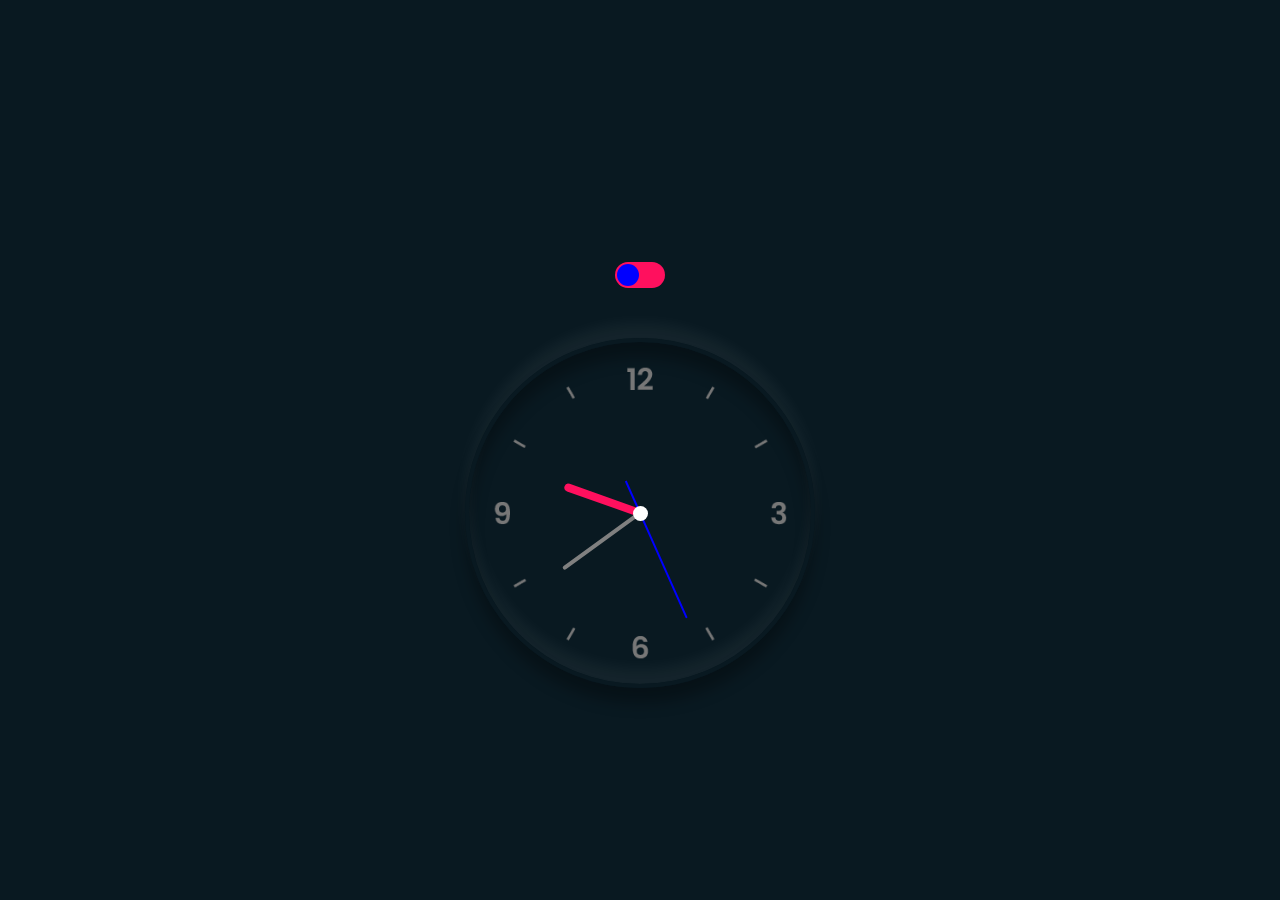
<file: index.html>
<!DOCTYPE html>
<html lang="en">

<head>
    <meta charset="UTF-8">
    <meta http-equiv="X-UA-Compatible" content="IE=edge">
    <meta name="viewport" content="width=device-width, initial-scale=1.0">
    <title>Analog Clock</title>
    <link rel="stylesheet" href="style.css">
    <link rel="stylesheet" href="https://cdnjs.cloudflare.com/ajax/libs/font-awesome/6.4.0/css/all.min.css"
        integrity="sha512-iecdLmaskl7CVkqkXNQ/ZH/XLlvWZOJyj7Yy7tcenmpD1ypASozpmT/E0iPtmFIB46ZmdtAc9eNBvH0H/ZpiBw=="
        crossorigin="anonymous" referrerpolicy="no-referrer" />
</head>

<body>
    <div class="toggle">
        <input type="checkbox" class="checkbox" id="checkbox">
        <label for="checkbox" class="checkbox-label">
            <i class="fas fa-moon"></i>
            <i class="fas fa-sun"></i>
            <span class="ball"></span>
        </label>
    </div>
    <div class="clock">
        <div class="hour">
            <div class="hr" id="hr"></div>
        </div>
        <div class="min">
            <div class="mn" id="mn"></div>
        </div>
        <div class="sec">
            <div class="sc" id="sc"></div>
        </div>
    </div>


    <script src="app.js"></script>
</body>

</html>
</file>
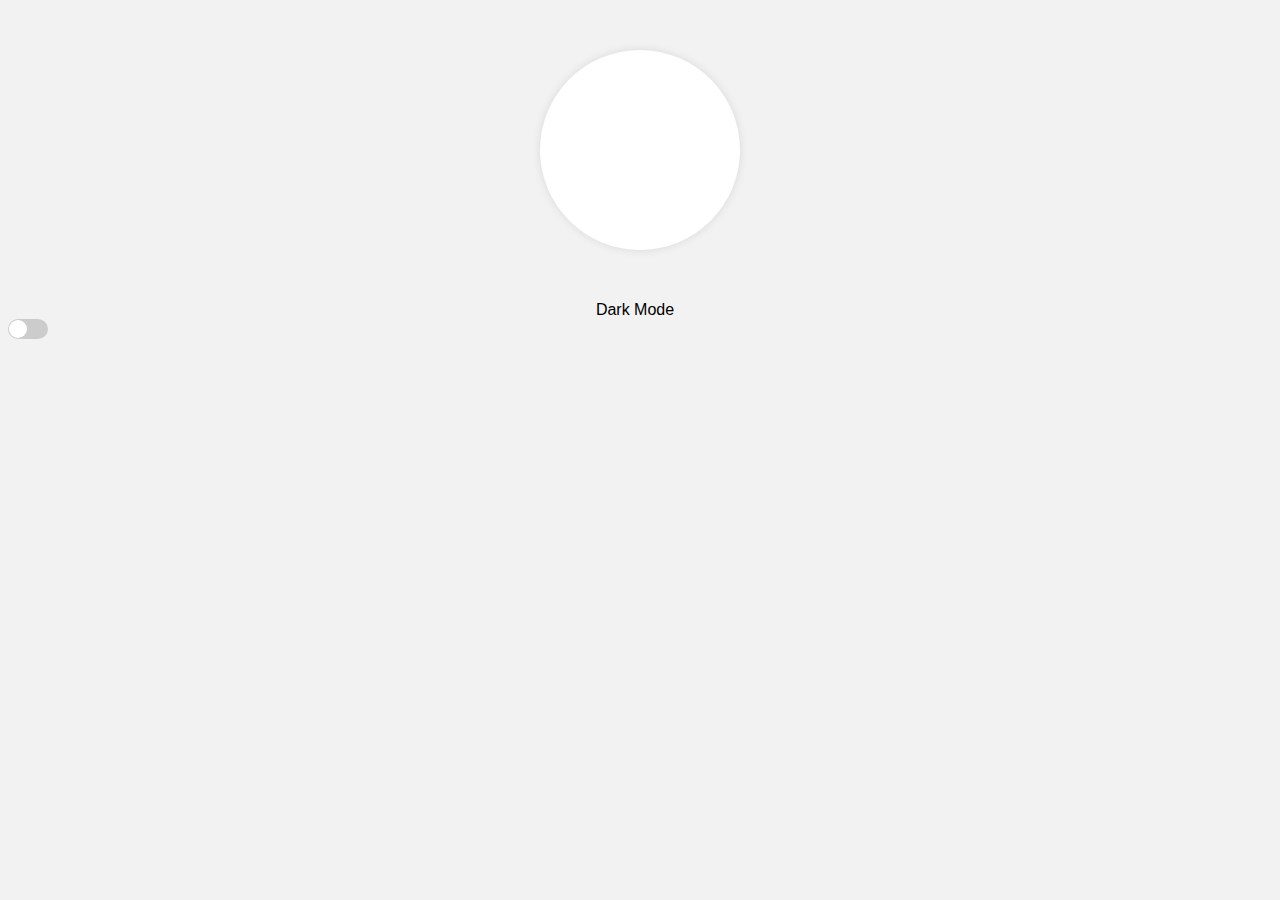
<file: race.html>
<!DOCTYPE html>
<html>
<head>
    <title>Analog Clock</title>
    <style>
        body {
            background-color: #f2f2f2;
            text-align: center;
            font-family: Arial, sans-serif;
        }

        #clock {
            width: 200px;
            height: 200px;
            margin: 50px auto;
            position: relative;
            border-radius: 50%;
            background-color: #fff;
            box-shadow: 0 0 10px rgba(0, 0, 0, 0.1);
        }

        .hand {
            background-color: #333;
            position: absolute;
            bottom: 50%;
            left: 50%;
            transform-origin: bottom;
            transition: all 0.5s cubic-bezier(0.25, 0.46, 0.45, 0.94);
        }

        .hour-hand {
            width: 6px;
            height: 60px;
            margin-left: -3px;
        }

        .minute-hand {
            width: 4px;
            height: 80px;
            margin-left: -2px;
        }

        .second-hand {
            width: 2px;
            height: 90px;
            margin-left: -1px;
            background-color: #f00;
        }

        .toggle {
            margin-top: 20px;
        }

        .toggle label {
            display: inline-block;
            vertical-align: middle;
            margin-right: 10px;
        }

        .toggle input[type="checkbox"] {
            display: none;
        }

        .toggle .slider {
            width: 40px;
            height: 20px;
            background-color: #ccc;
            border-radius: 20px;
            position: relative;
        }

        .toggle .slider:before {
            content: "";
            position: absolute;
            width: 18px;
            height: 18px;
            border-radius: 50%;
            background-color: #fff;
            top: 1px;
            left: 1px;
            transition: all 0.3s;
        }

        .toggle input[type="checkbox"]:checked + .slider:before {
            transform: translateX(20px);
        }

        .toggle .slider.round {
            border-radius: 20px;
        }

        .toggle .slider.round:before {
            border-radius: 50%;
        }

        .dark-mode {
            background-color: #333;
            color: #fff;
        }
    </style>
</head>
<body>
    <div id="clock"></div>

    <div class="toggle">
        <label for="mode-toggle">Dark Mode</label>
        <input type="checkbox" id="mode-toggle">
        <div class="slider round"></div>
    </div>

    <script>
        function updateTime() {
            var now = new Date();

            var hour = now.getHours();
            var minute = now.getMinutes();
            var second = now.getSeconds();

            var hourRotation = (hour * 30) + (minute / 2);
            var minuteRotation = (minute * 6) + (second / 10);
            var secondRotation = second * 6;

            var hourHand = document.querySelector('.hour-hand');
            var minuteHand = document.querySelector('.minute-hand');
            var secondHand = document.querySelector('.second-hand');

            hourHand.style.transform = `rotate(${hourRotation}deg)`;
            minuteHand.style.transform = `rotate(${minuteRotation}deg)`;
            secondHand.style.transform = `rotate(${secondRotation}deg)`;
        }

        function toggleDarkMode() {
            var clock = document.getElementById('clock');
            clock.classList.toggle('dark-mode');
        }

        var modeToggle = document.getElementById('mode-toggle');
        modeToggle.addEventListener('change', toggleDarkMode);

        setInterval(updateTime, 1000);
        updateTime();
    </script>
</body>
</html>
</file>
<file: style.css>
*{
    padding: 0;
    margin: 0;
    box-sizing: border-box;
}
body{
    min-height: 100vh;
    display: flex;
    flex-direction: column;
    align-items: center;
    justify-content: center;
    background-color: #091921;
    transition: background 0.2 linear;

}
.toggle{
    margin:50px auto;

}

body.light {
    background-color:#00CCFF;
} /* #9b#ff9b6 */


body.light h1, body.light {color: #fff;}

.checkbox {
  opacity: 0;
  position: absolute;
}

.checkbox-label {
  background-color: #ff105e;
  width: 50px;
  height: 26px;
  border-radius: 50px;
  position: relative;
  padding: 5px;
  cursor: pointer;
  display: flex;
  justify-content: space-between;
  align-items: center;
}

.fa-moon {color: #f1c40f;}

.fa-sun {color: #f39c12;}

.checkbox-label .ball {
  background-color: blue;
  width: 22px;
  height: 22px;
  position: absolute;
  left: 2px;
  top: 2px;
  border-radius: 50%;
  transition: transform 0.2s linear;
}

.checkbox:checked + .checkbox-label .ball {
  transform: translateX(24px);
}










/* clock */
.clock{
    width: 350px;
    height:350px;
    display:flex;
    justify-content: center;
    align-items: center;
    background:url(clock.png);
    border-radius: 50%;
    background-size: cover;
    border:4px solid #091921;
    box-shadow: 0px -15px 15px rgba(255,255,255,0.05),
               inset 0px -15px 15px rgba(255,255,255,0.05),
               0px 15px 15px rgba(0,0,0,0.3) ,
               inset 0px 15px 15px rgba(0,0,0,0.3);
}
.clock:before{
    content: '';
    position:absolute;
    width: 15px;
    height: 15px;
    border-radius: 50%;
    background-color: #fff;
    z-index: 10000;
}

.clock .hour,
.clock .min,
.clock .sec{
    position: absolute;
}

.clock .hour,.hr{
    width: 160px;
    height: 160px;
}
.clock .min,.mn{
    width: 190px;
    height:190px ;
}
.clock .sec,.sc{
    width: 230px;
    height: 230px;
}
.hr,.mn,.sc{
    display:flex;
    position:  relative;
    justify-content: center;
    border-radius: 50%;
}
.hr:before{
    content:'';
    position:absolute;
    width:8px;
    height: 76px;
    background: #ff105e;
    border-radius: 6px 6px 0 0;
    z-index: 10;
}
.mn:before{
    content:'';
    position:absolute;
    width:4px;
    height: 90px;
    background:grey;
    border-radius: 6px 6px 0 0;
    z-index: 10;
}
.sc:before{
    content:'';
    position:absolute;
    width:2px;
    height: 150px;
    background: blue;
    border-radius: 6px 6px 0 0;
    z-index: 12;
}
</file>
